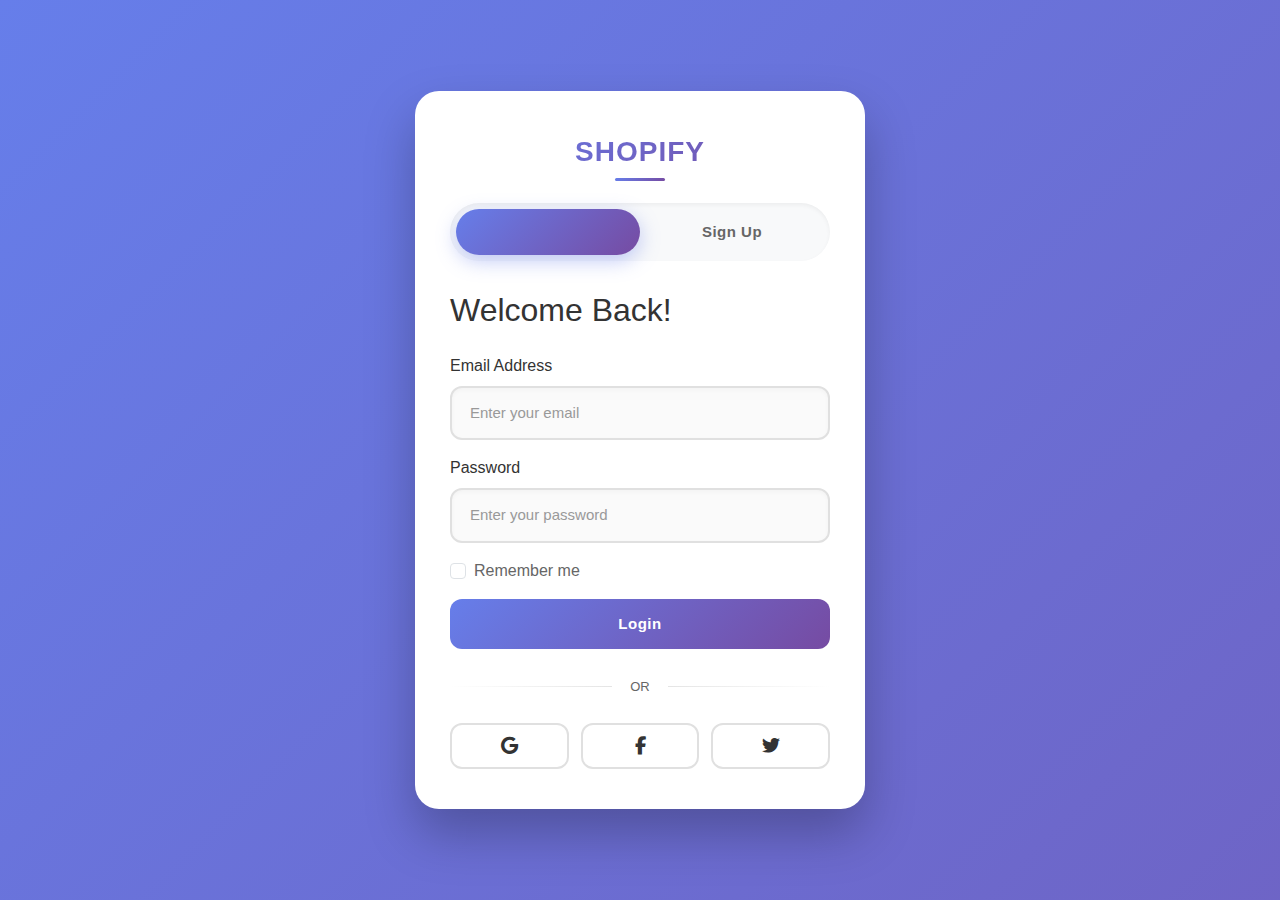
<file: index.html>
<!DOCTYPE html>
<html lang="en">
  <head>
    <meta charset="UTF-8" />
    <meta name="viewport" content="width=device-width, initial-scale=1.0" />
    <title>Shoplane | Premium eCommerce</title>

    <!-- Bootstrap CSS -->
    <link
      rel="stylesheet"
      href="https://cdn.jsdelivr.net/npm/bootstrap@5.3.0/dist/css/bootstrap.min.css"
    />

    <!-- Custom CSS -->
    <link rel="stylesheet" href="css/styles.css" />

    <!-- FontAwesome Icons -->
    <link
      rel="stylesheet"
      href="https://cdnjs.cloudflare.com/ajax/libs/font-awesome/6.4.2/css/all.min.css"
    />
  </head>

  <body>

  <script>
    const currentUser = localStorage.getItem("currentUser");
    if (!currentUser) {
      window.location.href = "auth.html";
    }
  </script>


    <!-- NAVBAR -->
    <nav class="navbar navbar-expand-lg navbar-light bg-white shadow-sm">
      <div class="container">
        <a class="navbar-brand fw-bold" href="#">SHOPIFY</a>
        <button
          class="navbar-toggler"
          type="button"
          data-bs-toggle="collapse"
          data-bs-target="#navbarNav"
        >
          <span class="navbar-toggler-icon"></span>
        </button>
        <div class="collapse navbar-collapse" id="navbarNav">
          <ul class="navbar-nav ms-auto">
            <li class="nav-item"><a class="nav-link" href="#">Clothing</a></li>
            <li class="nav-item">
              <a class="nav-link" href="#">Accessories</a>
            </li>
            <!-- Cart Icon in Navbar -->
            <li class="nav-item">
              <a class="nav-link" href="cart.html">
                <i class="fas fa-shopping-cart"></i>
                <span class="cart-badge">0</span>
                <!-- Ensure this span exists -->
              </a>
            </li>
            <li class="nav-item">
              <button class="btn btn-outline-danger ms-3" onclick="logout()">Logout</button>
            </li>
          </ul>
        </div>
      </div>
    </nav>

    <!-- HERO BANNER: CAROUSEL -->
    <div id="heroCarousel" class="carousel slide" data-bs-ride="carousel">
      <div class="carousel-indicators">
        <button
          type="button"
          data-bs-target="#heroCarousel"
          data-bs-slide-to="0"
          class="active"
        ></button>
        <button
          type="button"
          data-bs-target="#heroCarousel"
          data-bs-slide-to="1"
        ></button>
        <button
          type="button"
          data-bs-target="#heroCarousel"
          data-bs-slide-to="2"
        ></button>
      </div>

      <div class="carousel-inner">
        <!-- Banner 1 -->
        <div class="carousel-item active">
          <img src="img/img1.png" class="d-block w-100" alt="Fashion" />
          <div class="carousel-caption">
            <h2>PUMA Flat 30% Offer</h2>
            <p>Upgrade your wardrobe with the latest collection</p>
            <a href="#" class="btn btn-primary">Shop Now</a>
          </div>
        </div>

        <!-- Banner 2 -->
        <div class="carousel-item">
          <img src="img/img2.png" class="d-block w-100" alt="Shoes" />
          <div class="carousel-caption">
            <h2>Exclusive Footwear Collection</h2>
            <p>Get the best deals on top brands</p>
            <a href="#" class="btn btn-primary">Shop Now</a>
          </div>
        </div>

        <!-- Banner 3 -->
        <div class="carousel-item">
          <img src="img/img3.png" class="d-block w-100" alt="Watches" />
          <div class="carousel-caption">
            <h2>Luxury Watches Collection</h2>
            <p>Stylish and premium designs for all occasions</p>
            <a href="#" class="btn btn-primary">Shop Now</a>
          </div>
        </div>
      </div>

      <!-- Carousel Navigation -->
      <button
        class="carousel-control-prev"
        type="button"
        data-bs-target="#heroCarousel"
        data-bs-slide="prev"
      >
        <span class="carousel-control-prev-icon"></span>
      </button>
      <button
        class="carousel-control-next"
        type="button"
        data-bs-target="#heroCarousel"
        data-bs-slide="next"
      >
        <span class="carousel-control-next-icon"></span>
      </button>
    </div>

    <!-- PRODUCT GRID -->
    <!-- PRODUCT CATEGORIES -->
    <div class="container mt-5">
      <!-- Trending Products -->
      <h2 class="section-title">🔥 Trending Products</h2>
      <div id="trending-products" class="row"></div>

      <!-- Clothing -->
      <h2 class="section-title mt-5">👗 Clothing Collection</h2>
      <div id="clothing-products" class="row"></div>

      <!-- Electronics -->
      <h2 class="section-title mt-5">💻 Electronics & Gadgets</h2>
      <div id="electronics-products" class="row"></div>
    </div>

    <!-- FOOTER -->
    <footer class="footer mt-5">
      <div class="container">
        <div class="row">
          <!-- Online Store -->
          <div class="col-md-3">
            <h5>ONLINE STORE</h5>
            <ul class="footer-list">
              <li><a href="#">Men Clothing</a></li>
              <li><a href="#">Women Clothing</a></li>
              <li><a href="#">Men Accessories</a></li>
              <li><a href="#">Women Accessories</a></li>
            </ul>
          </div>

          <!-- Helpful Links -->
          <div class="col-md-3">
            <h5>HELPFUL LINKS</h5>
            <ul class="footer-list">
              <li><a href="#">Home</a></li>
              <li><a href="#">About</a></li>
              <li><a href="#">Contact</a></li>
            </ul>
          </div>

          <!-- Brand Partners -->
          <div class="col-md-3">
            <h5>BRAND PARTNERS</h5>
            <ul class="footer-list">
              <li>Zara</li>
              <li>Pantaloons</li>
              <li>Levi's</li>
              <li>UCB</li>
              <li>+ Many More</li>
            </ul>
          </div>

          <!-- Address -->
          <div class="col-md-3">
            <h5>ADDRESS</h5>
            <ul class="footer-list">
              <li>Building 101</li>
              <li>Central Avenue</li>
              <li>LA - 902722</li>
              <li>United States</li>
            </ul>
          </div>
        </div>
      </div>
      <!-- Copyright Section -->
      <div class="row mt-4">
        <div class="col-12 text-center">
          <p class="copyright">
            © 2025 Shopify | Designed by <strong>Nitish Chaudhary</strong>
          </p>
        </div>
      </div>
    </footer>

    <!-- Product Card Example -->

    <!-- JavaScript & Bootstrap -->
    <script src="js/api.js"></script>
    <script src="js/cart.js"></script>
    <script src="js/index.js"></script>

    <script src="https://cdn.jsdelivr.net/npm/bootstrap@5.3.0/dist/js/bootstrap.bundle.min.js"></script>

  </body>
</html>
</file>
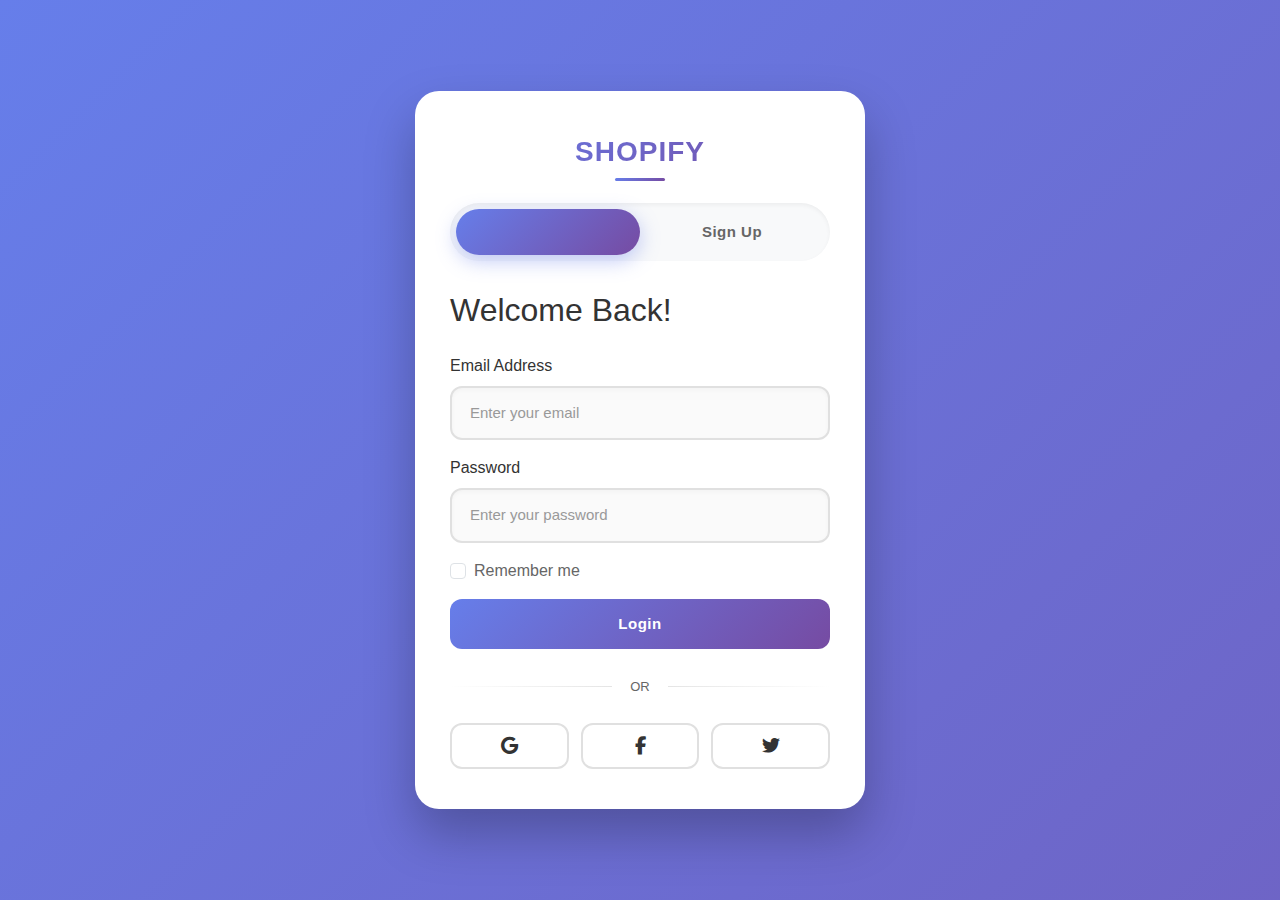
<file: auth.html>
<!DOCTYPE html>
<html lang="en">
  <head>
    <meta charset="UTF-8" />
    <meta name="viewport" content="width=device-width, initial-scale=1.0" />
    <title>Shopify | Login & Signup</title>

    <!-- Bootstrap CSS -->
    <link
      rel="stylesheet"
      href="https://cdn.jsdelivr.net/npm/bootstrap@5.3.0/dist/css/bootstrap.min.css"
    />

    <!-- Custom CSS -->
    <link rel="stylesheet" href="css/auth.css" />

    <!-- FontAwesome Icons -->
    <link
      rel="stylesheet"
      href="https://cdnjs.cloudflare.com/ajax/libs/font-awesome/6.4.2/css/all.min.css"
    />
  </head>

  <body>
    <div class="auth-container">
      <div class="auth-form-container">
        <div class="brand-logo">SHOPIFY</div>

        <!-- Toggle Buttons -->
        <div class="auth-toggle">
          <button class="active" onclick="showLogin()">Login</button>
          <button onclick="showSignup()">Sign Up</button>
        </div>

        <!-- Alert Messages -->
        <div id="alert-message" class="alert"></div>

        <!-- LOGIN FORM -->
        <div id="login-form" class="form-section active">
          <h2 class="mb-4">Welcome Back!</h2>
          <form onsubmit="handleLogin(event)">
            <div class="mb-3">
              <label class="form-label">Email Address</label>
              <input type="email" class="form-control" id="login-email" placeholder="Enter your email" required />
            </div>
            <div class="mb-3">
              <label class="form-label">Password</label>
              <input type="password" class="form-control" id="login-password" placeholder="Enter your password" required />
            </div>
            <div class="mb-3 form-check">
              <input type="checkbox" class="form-check-input" id="remember" />
              <label class="form-check-label" for="remember">Remember me</label>
            </div>
            <button type="submit" class="btn btn-primary w-100">Login</button>
          </form>

          <div class="divider"><span>OR</span></div>

          <div class="social-login">
            <button class="social-btn" onclick="socialLogin('Google')"><i class="fab fa-google"></i></button>
            <button class="social-btn" onclick="socialLogin('Facebook')"><i class="fab fa-facebook-f"></i></button>
            <button class="social-btn" onclick="socialLogin('Twitter')"><i class="fab fa-twitter"></i></button>
          </div>
        </div>

        <!-- SIGNUP FORM -->
        <div id="signup-form" class="form-section">
          <h2 class="mb-4">Create Account</h2>
          <form onsubmit="handleSignup(event)">
            <div class="mb-3">
              <label class="form-label">Full Name</label>
              <input type="text" class="form-control" id="signup-name" placeholder="Enter your full name" required />
            </div>
            <div class="mb-3">
              <label class="form-label">Email Address</label>
              <input type="email" class="form-control" id="signup-email" placeholder="Enter your email" required />
            </div>
            <div class="mb-3">
              <label class="form-label">Password</label>
              <input type="password" class="form-control" id="signup-password" placeholder="Create a password" required minlength="6" />
            </div>
            <div class="mb-3">
              <label class="form-label">Confirm Password</label>
              <input type="password" class="form-control" id="signup-confirm-password" placeholder="Confirm your password" required minlength="6" />
            </div>
            <div class="mb-3 form-check">
              <input type="checkbox" class="form-check-input" id="terms" required />
              <label class="form-check-label" for="terms">I agree to the Terms & Conditions</label>
            </div>
            <button type="submit" class="btn btn-primary w-100">Sign Up</button>
          </form>

          <div class="divider"><span>OR</span></div>

          <div class="social-login">
            <button class="social-btn" onclick="socialLogin('Google')"><i class="fab fa-google"></i></button>
            <button class="social-btn" onclick="socialLogin('Facebook')"><i class="fab fa-facebook-f"></i></button>
            <button class="social-btn" onclick="socialLogin('Twitter')"><i class="fab fa-twitter"></i></button>
          </div>
        </div>
      </div>
    </div>

    <!-- Scripts -->
    <script src="js/auth.js"></script>
    <script src="https://cdn.jsdelivr.net/npm/bootstrap@5.3.0/dist/js/bootstrap.bundle.min.js"></script>
  </body>
</html>
</file>
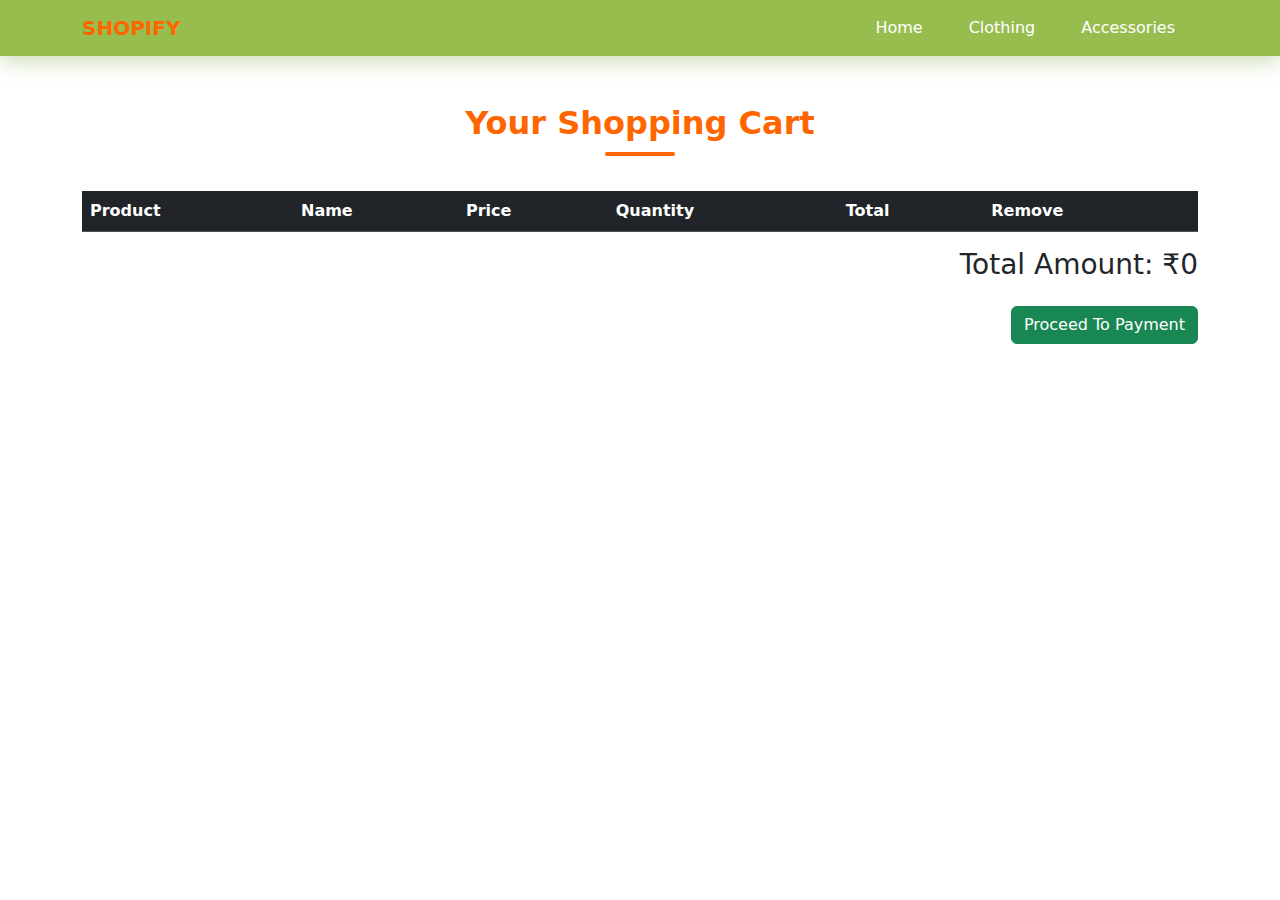
<file: cart.html>
<!DOCTYPE html>
<html lang="en">
  <head>
    <meta charset="UTF-8" />
    <meta name="viewport" content="width=device-width, initial-scale=1.0" />
    <title>Shopify | Cart</title>

    <link rel="stylesheet" href="css/styles.css" />
    <link
      rel="stylesheet"
      href="https://cdn.jsdelivr.net/npm/bootstrap@5.3.0/dist/css/bootstrap.min.css"
    />
  </head>
  <body>
    <nav class="navbar navbar-expand-lg navbar-dark">
      <div class="container">
        <a class="navbar-brand fw-bold" href="index.html">SHOPIFY</a>
        <button
          class="navbar-toggler"
          type="button"
          data-bs-toggle="collapse"
          data-bs-target="#navbarNav"
        >
          <span class="navbar-toggler-icon"></span>
        </button>
        <div class="collapse navbar-collapse" id="navbarNav">
          <ul class="navbar-nav ms-auto">
            <li class="nav-item">
              <a class="nav-link" href="index.html">Home</a>
            </li>
            <li class="nav-item">
              <a class="nav-link" href="#">Clothing</a>
            </li>
            <li class="nav-item">
              <a class="nav-link" href="#">Accessories</a>
            </li>
          </ul>
        </div>
      </div>
    </nav>

    <div class="container mt-5">
      <h2 class="section-title">Your Shopping Cart</h2>
      <table class="table table-dark">
        <thead>
          <tr>
            <th>Product</th>
            <th>Name</th>
            <th>Price</th>
            <th>Quantity</th>
            <th>Total</th>
            <th>Remove</th>
          </tr>
        </thead>
        <tbody id="cart-items"></tbody>
      </table>

      <h3 class="text-end">Total Amount: ₹<span id="total-amount">0</span></h3>
      <button class="btn btn-success float-end mt-3" onclick="checkout()">
        Proceed To Payment
      </button>
    </div>

    <script src="js/cart.js"></script>
  </body>
</html>
</file>
<file: css/styles.css>
/* =======================
   Global Theme Colors
   ======================= */
:root {
  --primary-color: #ff6600;        /* Vibrant Orange */
  --secondary-color: #98bd4f;         /* Dark Gray Background */
  --text-color: #ddd;              /* Light Text */
  --footer-text: #ccc;             /* Footer Text */
  --hover-color: #ff8533;          /* Lighter Orange */
  --white: #fff;                   /* White Text */
  --navbar-bg: #98bd4f;               /* Navbar Background */
  --card-glow: rgba(144, 204, 80, 0.25);
  --card-hover-glow: rgba(194, 216, 86, 0.043);
  --shadow-color: rgba(137, 176, 85, 0.4);
}

/* =======================
   Body & Fonts
   ======================= */
body {
  font-family: 'Poppins', 'Segoe UI', Tahoma, Geneva, Verdana, sans-serif;
  background: #59c17a;
  color: var(--text-color);
  line-height: 1.6;
}

/* =======================
   Navbar
   ======================= */
.navbar {
  background: var(--navbar-bg) !important;
  padding: 12px 30px;
  box-shadow: 0 6px 20px var(--shadow-color);
  position: fixed;
  width: 100%;
  top: 0;
  left: 0;
  z-index: 1000;
  transition: background 0.3s ease;
}

.navbar-brand {
  font-size: 28px;
  font-weight: 800;
  color: var(--primary-color) !important;
}

.nav-link {
  font-size: 16px;
  font-weight: 500;
  color: var(--white) !important;
  margin: 0 15px;
  transition: color 0.3s ease;
}

.nav-link:hover {
  color: var(--hover-color) !important;
}

.navbar-toggler {
  border: none;
}
.navbar-toggler-icon {
  filter: invert(1);
}

/* =======================
   Hero Carousel
   ======================= */
#heroCarousel {
  margin-top: 80px; /* account for fixed navbar */
}

#heroCarousel .carousel-item img {
  height: 600px;
  object-fit: cover;
}

#heroCarousel .carousel-caption {
  background: rgba(0,0,0,0.65);
  padding: 30px 35px;
  border-radius: 15px;
  max-width: 500px;
  left: 50%;
  transform: translateX(-50%);
  bottom: 25%;
  text-align: center;
}

.carousel-caption h2 {
  font-size: 36px;
  font-weight: 700;
  color: var(--white);
  text-shadow: 1px 1px 8px rgba(0,0,0,0.7);
}

.carousel-caption p {
  font-size: 18px;
  margin-top: 10px;
  color: var(--text-color);
}

.carousel-caption .btn {
  padding: 12px 28px;
  font-weight: 600;
  border-radius: 50px;
  background: var(--primary-color);
  box-shadow: 0 6px 15px var(--card-glow);
  transition: all 0.3s ease;
}

.carousel-caption .btn:hover {
  background: var(--hover-color);
  transform: translateY(-3px);
  box-shadow: 0 8px 20px var(--card-hover-glow);
}

/* Carousel Controls */
.carousel-control-prev-icon,
.carousel-control-next-icon {
  filter: invert(1);
}

/* =======================
   Section Titles
   ======================= */
.section-title {
  text-align: center;
  font-size: 32px;
  font-weight: 700;
  margin-bottom: 35px;
  color: var(--primary-color);
  position: relative;
}

.section-title::after {
  content: '';
  display: block;
  width: 70px;
  height: 4px;
  background: var(--primary-color);
  margin: 10px auto 0;
  border-radius: 2px;
}

/* =======================
   Product Cards
   ======================= */
.card {
  background: var(--secondary-color);
  border: none;
  border-radius: 15px;
  color: var(--text-color);
  box-shadow: 0 4px 12px var(--card-glow);
  overflow: hidden;
  transition: all 0.3s ease;
}

.card:hover {
  transform: scale(1.08);
  box-shadow: 0 12px 25px var(--card-hover-glow);
}

.card-img-top {
  width: 100%;
  height: 220px;
  object-fit: cover;
  transition: transform 0.4s ease;
}

.card:hover .card-img-top {
  transform: scale(1.12);
}

.card-body {
  padding: 20px;
}

.card-title {
  font-size: 18px;
  font-weight: 600;
  color: var(--white);
}

.card-text {
  font-size: 14px;
  color: var(--text-color);
  margin-bottom: 12px;
}

.btn-primary {
  background: var(--primary-color);
  border: none;
  border-radius: 50px;
  padding: 8px 22px;
  font-weight: 600;
  box-shadow: 0 4px 12px var(--card-glow);
  transition: all 0.3s ease;
}

.btn-primary:hover {
  background: var(--hover-color);
  transform: translateY(-3px);
  box-shadow: 0 6px 18px var(--card-hover-glow);
}

/* =======================
   Footer
   ======================= */
.footer {
  background: var(--secondary-color);
  color: var(--footer-text);
  padding: 60px 0 30px 0;
  font-size: 14px;
}

.footer h5 {
  font-size: 16px;
  font-weight: 700;
  margin-bottom: 18px;
  text-transform: uppercase;
  color: var(--white);
}

.footer-list {
  list-style: none;
  padding: 0;
  margin: 0;
}

.footer-list li {
  margin-bottom: 12px;
  line-height: 1.8;
}

.footer-list a {
  color: var(--footer-text);
  text-decoration: none;
  transition: color 0.3s ease;
}

.footer-list a:hover {
  color: var(--primary-color);
}

.footer hr {
  border-color: rgba(255,255,255,0.2);
}

.footer .copyright {
  font-size: 13px;
  margin-top: 25px;
  color: var(--footer-text);
}

/* =======================
   Cart Badge
   ======================= */
.cart-badge {
  background: var(--primary-color);
  color: var(--white);
  padding: 3px 7px;
  font-size: 12px;
  border-radius: 50%;
  position: relative;
  top: -8px;
  right: 6px;
}

/* =======================
   Responsive Enhancements
   ======================= */
@media (max-width: 992px) {
  .carousel-caption {
    max-width: 90%;
    bottom: 20%;
    padding: 20px 25px;
  }

  .carousel-caption h2 {
    font-size: 28px;
  }

  .carousel-caption p {
    font-size: 16px;
  }

  .card-img-top {
    height: 180px;
  }
}

@media (max-width: 576px) {
  .navbar-brand {
    font-size: 22px;
  }

  .nav-link {
    font-size: 14px;
    margin: 0 8px;
  }

  .carousel-caption h2 {
    font-size: 22px;
  }

  .carousel-caption p {
    font-size: 14px;
  }

  .card-img-top {
    height: 150px;
  }

  .section-title {
    font-size: 26px;
  }
}
</file>
<file: css/auth.css>
body {
  background: linear-gradient(135deg, #667eea 0%, #764ba2 100%);
  min-height: 100vh;
  display: flex;
  align-items: center;
  justify-content: center;
  font-family: 'Segoe UI', Tahoma, Geneva, Verdana, sans-serif;
  padding: 20px;
  animation: gradientShift 8s ease infinite;
  background-size: 200% 200%;
  overflow: hidden;
  margin: 0;
}

@keyframes gradientShift {
  0% { background-position: 0% 50%; }
  50% { background-position: 100% 50%; }
  100% { background-position: 0% 50%; }
}

.auth-container {
  background: white;
  border-radius: 24px;
  box-shadow: 0 25px 50px rgba(0, 0, 0, 0.25);
  overflow: hidden;
  max-width: 450px;
  width: 100%;
  transform: translateY(0);
  transition: transform 0.4s ease, box-shadow 0.4s ease;
  max-height: 95vh;
  overflow-y: auto;
  /* Hide scrollbar for all browsers */
  scrollbar-width: none; /* Firefox */
  -ms-overflow-style: none; /* IE and Edge */
}

.auth-container::-webkit-scrollbar {
  display: none; /* Chrome, Safari and Opera */
}

.auth-container:hover {
  transform: translateY(-5px);
  box-shadow: 0 30px 60px rgba(0, 0, 0, 0.3);
}

.auth-form-container {
  padding: 40px 35px;
  position: relative;
}

.auth-toggle {
  display: flex;
  margin-bottom: 30px;
  background: #f8f9fa;
  border-radius: 50px;
  padding: 6px;
  box-shadow: inset 0 2px 4px rgba(0, 0, 0, 0.05);
}

.auth-toggle button {
  flex: 1;
  padding: 12px;
  border: none;
  background: transparent;
  border-radius: 50px;
  font-weight: 700;
  transition: all 0.4s cubic-bezier(0.175, 0.885, 0.32, 1.275);
  cursor: pointer;
  font-size: 15px;
  letter-spacing: 0.5px;
  position: relative;
  overflow: hidden;
  color: #666;
}

.auth-toggle button::before {
  content: '';
  position: absolute;
  top: 0;
  left: -100%;
  width: 100%;
  height: 100%;
  background: linear-gradient(135deg, #667eea 0%, #764ba2 100%);
  transition: left 0.4s ease;
  z-index: 0;
}

.auth-toggle button span {
  position: relative;
  z-index: 1;
  color: inherit;
}

.auth-toggle button.active {
  color: white !important;
  box-shadow: 0 6px 20px rgba(102, 126, 234, 0.4);
}

.auth-toggle button.active span {
  color: white !important;
}

.auth-toggle button.active::before {
  left: 0;
}

.auth-toggle button:hover:not(.active) {
  background: rgba(102, 126, 234, 0.1);
  transform: scale(1.02);
  color: #667eea;
}

.form-control {
  padding: 14px 18px;
  border-radius: 12px;
  border: 2px solid #e0e0e0;
  transition: all 0.3s ease;
  font-size: 15px;
  margin-bottom: 15px;
  background: #fafafa;
  box-shadow: inset 0 2px 4px rgba(0, 0, 0, 0.03);
  width: 100%;
  box-sizing: border-box;
  color: #333;
}

.form-control::placeholder {
  color: #999;
}

.form-control:focus {
  border-color: #667eea;
  box-shadow: 0 0 0 0.2rem rgba(102, 126, 234, 0.15), inset 0 2px 4px rgba(0, 0, 0, 0.03);
  background: white;
  transform: translateY(-2px);
  outline: none;
  color: #333;
}

.form-group {
  position: relative;
  margin-bottom: 20px;
}

.form-group label {
  position: absolute;
  top: 14px;
  left: 18px;
  color: #999;
  transition: all 0.3s ease;
  pointer-events: none;
  background: white;
  padding: 0 5px;
  font-size: 15px;
}

.form-control:focus + label,
.form-control:not(:placeholder-shown) + label {
  top: -10px;
  left: 13px;
  font-size: 12px;
  color: #667eea;
  font-weight: 600;
}

.btn-primary {
  background: linear-gradient(135deg, #667eea 0%, #764ba2 100%);
  border: none;
  padding: 14px;
  border-radius: 12px;
  font-weight: 700;
  transition: all 0.4s cubic-bezier(0.175, 0.885, 0.32, 1.275);
  font-size: 15px;
  letter-spacing: 0.5px;
  position: relative;
  overflow: hidden;
  width: 100%;
  cursor: pointer;
  color: white !important;
}

.btn-primary::before {
  content: '';
  position: absolute;
  top: 0;
  left: -100%;
  width: 100%;
  height: 100%;
  background: linear-gradient(135deg, #764ba2 0%, #667eea 100%);
  transition: left 0.5s ease;
  z-index: 0;
}

.btn-primary:hover::before {
  left: 0;
}

.btn-primary span {
  position: relative;
  z-index: 1;
  color: white !important;
}

.btn-primary:hover {
  transform: translateY(-3px);
  box-shadow: 0 10px 20px rgba(102, 126, 234, 0.4);
}

.social-login {
  display: flex;
  gap: 12px;
  margin-top: 25px;
}

.social-btn {
  flex: 1;
  padding: 12px;
  border: 2px solid #e0e0e0;
  border-radius: 12px;
  background: white;
  cursor: pointer;
  transition: all 0.3s ease;
  font-size: 18px;
  display: flex;
  align-items: center;
  justify-content: center;
  position: relative;
  overflow: hidden;
  color: #666;
}

.social-btn::before {
  content: '';
  position: absolute;
  top: 0;
  left: -100%;
  width: 100%;
  height: 100%;
  background: #f8f9fa;
  transition: left 0.3s ease;
  z-index: 0;
}

.social-btn:hover::before {
  left: 0;
}

.social-btn i {
  position: relative;
  z-index: 1;
  transition: transform 0.3s ease;
  color: inherit;
}

.social-btn:hover {
  border-color: #667eea;
  transform: translateY(-2px);
  box-shadow: 0 4px 12px rgba(0, 0, 0, 0.1);
  color: #667eea;
}

.social-btn:hover i {
  transform: scale(1.15);
}

.divider {
  text-align: center;
  margin: 25px 0;
  position: relative;
}

.divider::before {
  content: "";
  position: absolute;
  left: 0;
  top: 50%;
  width: 100%;
  height: 1px;
  background: linear-gradient(to right, transparent, #e0e0e0, transparent);
}

.divider span {
  background: white;
  padding: 0 18px;
  position: relative;
  color: #666 !important;
  font-size: 13px;
  font-weight: 500;
}

.form-section {
  display: none;
  animation: fadeIn 0.5s ease forwards;
}

@keyframes fadeIn {
  from { opacity: 0; transform: translateY(10px); }
  to { opacity: 1; transform: translateY(0); }
}

.form-section.active {
  display: block;
}

.brand-logo {
  font-size: 28px;
  font-weight: 800;
  background: linear-gradient(135deg, #667eea 0%, #764ba2 100%);
  -webkit-background-clip: text;
  background-clip: text;
  -webkit-text-fill-color: transparent;
  text-align: center;
  margin-bottom: 30px;
  letter-spacing: 1px;
  position: relative;
  display: inline-block;
  width: 100%;
  color: #667eea;
}

.brand-logo::after {
  content: '';
  position: absolute;
  bottom: -8px;
  left: 50%;
  transform: translateX(-50%);
  width: 50px;
  height: 3px;
  background: linear-gradient(135deg, #667eea 0%, #764ba2 100%);
  border-radius: 2px;
}

.alert {
  border-radius: 12px;
  display: none;
  padding: 14px 18px;
  margin-bottom: 20px;
  border: none;
  box-shadow: 0 4px 12px rgba(0, 0, 0, 0.1);
  animation: slideIn 0.4s ease forwards;
  font-size: 14px;
  color: #333;
}

@keyframes slideIn {
  from { opacity: 0; transform: translateY(-10px); }
  to { opacity: 1; transform: translateY(0); }
}

.alert.show {
  display: block;
}

.password-toggle {
  position: absolute;
  right: 15px;
  top: 50%;
  transform: translateY(-50%);
  background: none;
  border: none;
  color: #666;
  cursor: pointer;
  transition: color 0.3s ease;
  z-index: 2;
  font-size: 16px;
}

.password-toggle:hover {
  color: #667eea;
}

.form-group.password-group .form-control {
  padding-right: 45px;
}

.auth-form-container,
.auth-form-container * {
  color: #333;
}

.form-text {
  color: #666 !important;
  font-size: 14px;
}

.form-check-label {
  color: #666 !important;
}

.text-muted {
  color: #999 !important;
}

.btn-loading {
  pointer-events: none;
  position: relative;
  color: transparent !important;
}

.btn-loading::after {
  content: '';
  position: absolute;
  width: 18px;
  height: 18px;
  top: 50%;
  left: 50%;
  margin-left: -9px;
  margin-top: -9px;
  border: 2px solid #ffffff;
  border-radius: 50%;
  border-right-color: transparent;
  animation: spin 0.8s linear infinite;
}

@keyframes spin {
  from { transform: rotate(0deg); }
  to { transform: rotate(360deg); }
}

html, body {
  overflow: hidden;
  height: 100%;
  /* Hide scrollbars globally */
  scrollbar-width: none;
  -ms-overflow-style: none;
}

html::-webkit-scrollbar,
body::-webkit-scrollbar {
  display: none;
}

/* Responsive adjustments */
@media (max-width: 480px) {
  .auth-form-container {
    padding: 30px 25px;
  }
  
  .auth-container {
    max-height: 90vh;
  }
  
  .brand-logo {
    font-size: 24px;
    margin-bottom: 25px;
  }
  
  .social-login {
    flex-direction: column;
    gap: 10px;
  }
}

/* Ensure no horizontal scroll */
* {
  box-sizing: border-box;
}

body, html {
  overflow-x: hidden;
}
</file>
